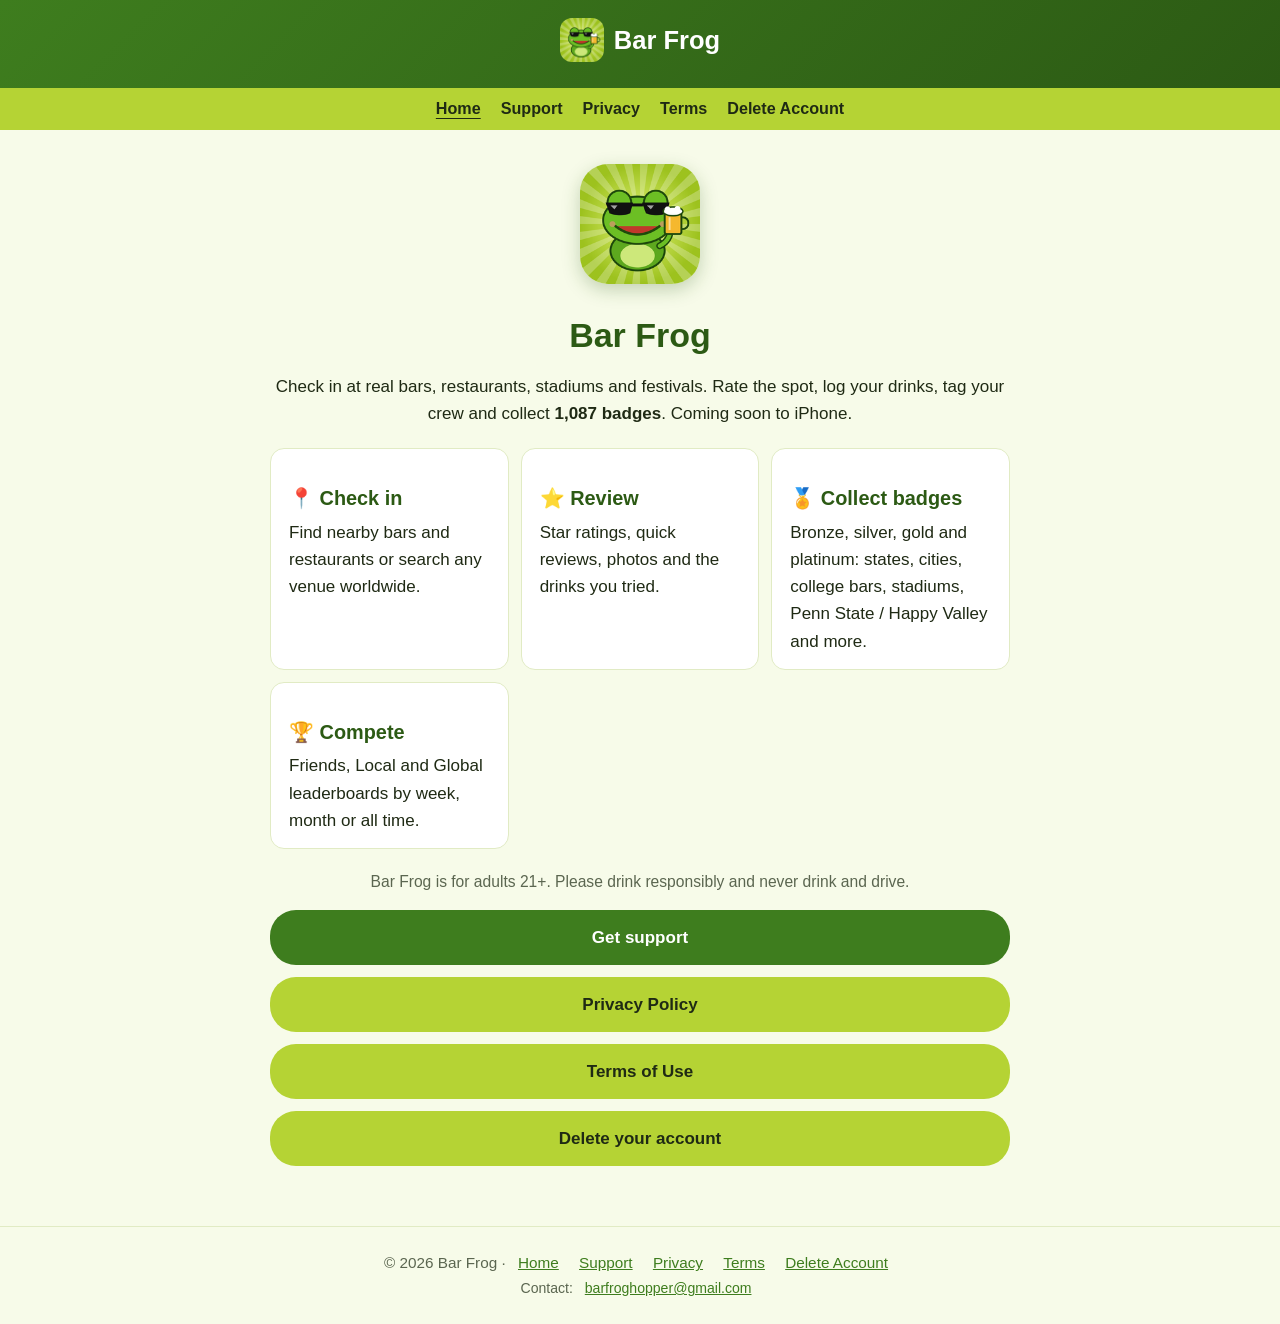
<file: index.html>
<!DOCTYPE html>
<html lang="en">
<head>
<meta charset="utf-8">
<meta name="viewport" content="width=device-width,initial-scale=1">
<title>Bar Frog: Bar Hop & Badges</title>
<meta name="description" content="Bar Frog: check in at bars, review spots, collect badges and climb the leaderboard with friends.">
<link rel="icon" href="favicon.png">
<link rel="stylesheet" href="style.css">
</head>
<body>
<header><a href="index.html"><img src="frog.png" alt="">Bar Frog</a></header>
<nav><a href="index.html" class="on">Home</a><a href="support.html">Support</a><a href="privacy.html">Privacy</a><a href="terms.html">Terms</a><a href="delete-account.html">Delete Account</a></nav>
<main>
<div class="hero"><img src="frog.png" alt="Bar Frog logo"><h1>Bar Frog</h1>
<p>Check in at real bars, restaurants, stadiums and festivals. Rate the spot, log your drinks, tag your crew and collect <strong>1,087 badges</strong>. Coming soon to iPhone.</p></div>
<div class="grid">
<div class="card"><h3>📍 Check in</h3>Find nearby bars and restaurants or search any venue worldwide.</div>
<div class="card"><h3>⭐ Review</h3>Star ratings, quick reviews, photos and the drinks you tried.</div>
<div class="card"><h3>🏅 Collect badges</h3>Bronze, silver, gold and platinum: states, cities, college bars, stadiums, Penn State / Happy Valley and more.</div>
<div class="card"><h3>🏆 Compete</h3>Friends, Local and Global leaderboards by week, month or all time.</div>
</div>
<p class="muted" style="text-align:center;margin-top:20px">Bar Frog is for adults 21+. Please drink responsibly and never drink and drive.</p>
<a class="btn" href="support.html">Get support</a>
<a class="btn lime" href="privacy.html">Privacy Policy</a>
<a class="btn lime" href="terms.html">Terms of Use</a>
<a class="btn lime" href="delete-account.html">Delete your account</a>
</main>
<footer>&copy; 2026 Bar Frog &middot; <a href="index.html">Home</a> <a href="support.html">Support</a> <a href="privacy.html">Privacy</a> <a href="terms.html">Terms</a> <a href="delete-account.html">Delete Account</a><br><span class="muted">Contact: <a href="mailto:barfroghopper@gmail.com">barfroghopper@gmail.com</a></span></footer>
</body>
</html>
</file>
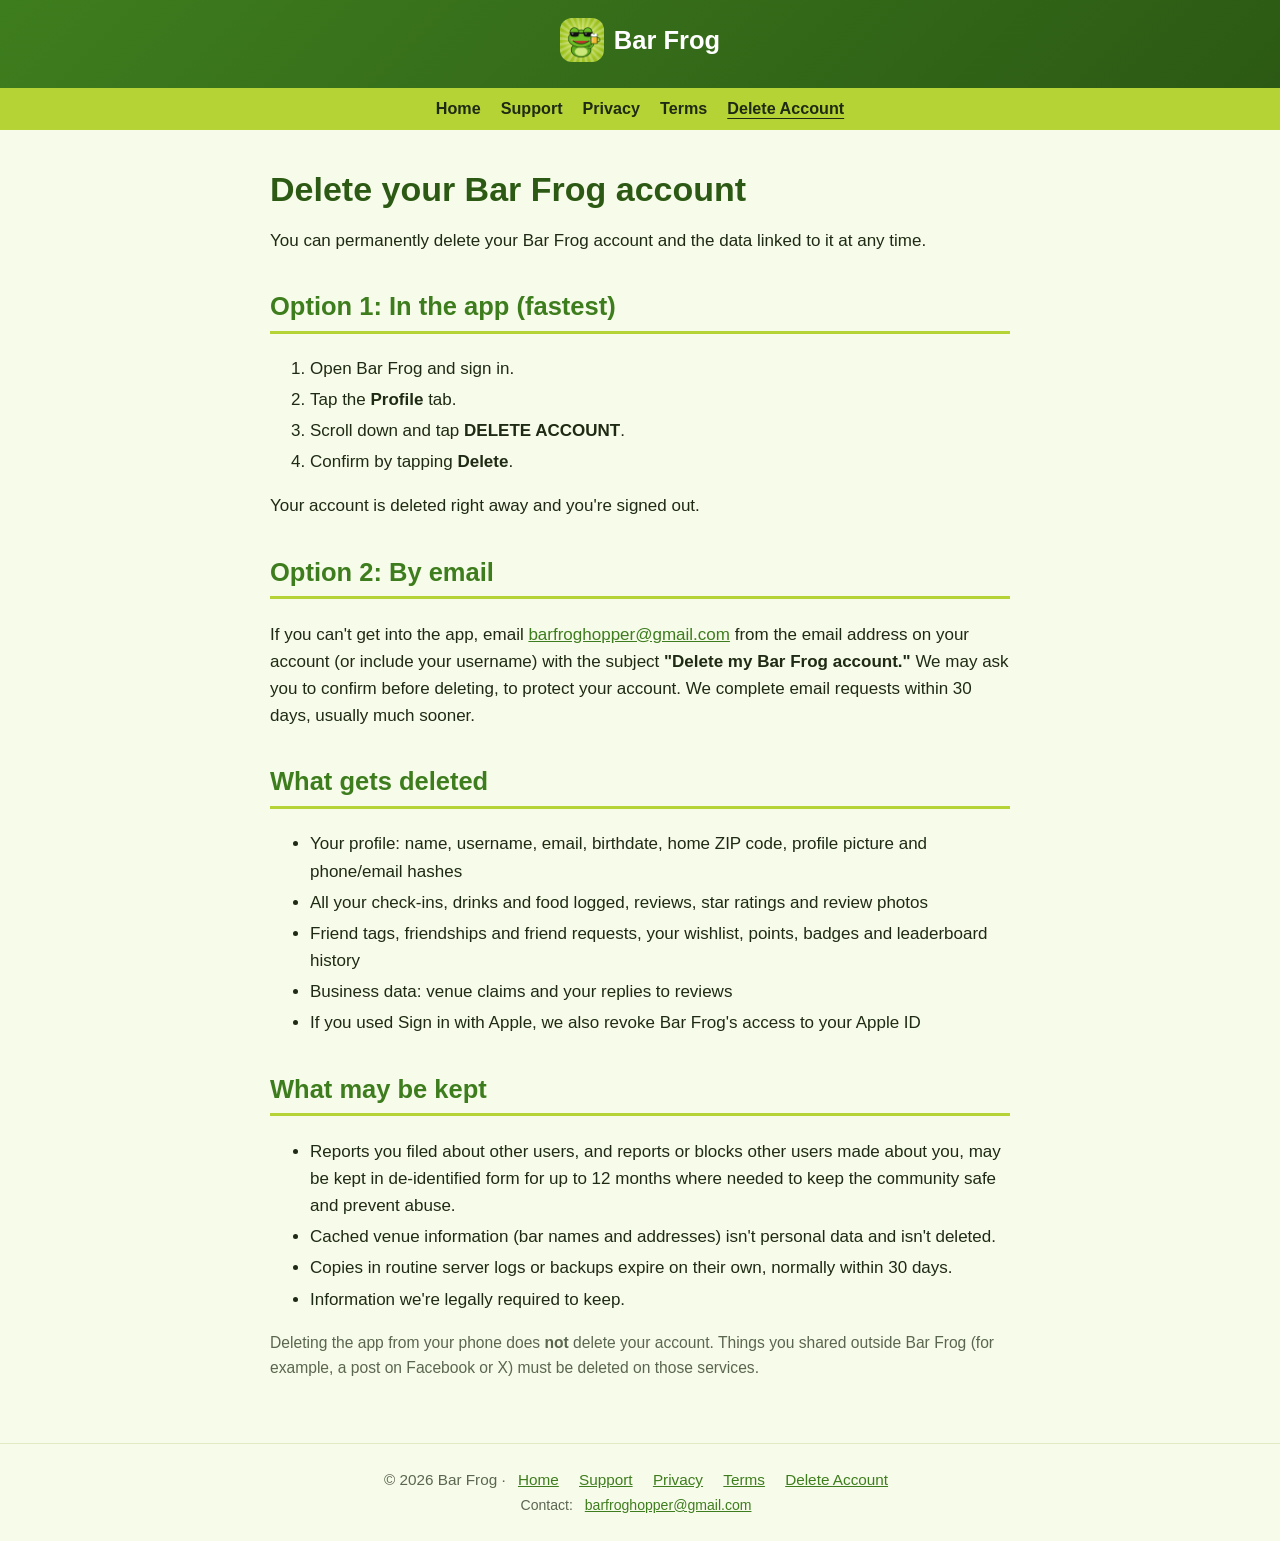
<file: delete-account.html>
<!DOCTYPE html>
<html lang="en">
<head>
<meta charset="utf-8">
<meta name="viewport" content="width=device-width,initial-scale=1">
<title>Delete your Bar Frog account</title>
<meta name="description" content="How to delete your Bar Frog account and data.">
<link rel="icon" href="favicon.png">
<link rel="stylesheet" href="style.css">
</head>
<body>
<header><a href="index.html"><img src="frog.png" alt="">Bar Frog</a></header>
<nav><a href="index.html">Home</a><a href="support.html">Support</a><a href="privacy.html">Privacy</a><a href="terms.html">Terms</a><a href="delete-account.html" class="on">Delete Account</a></nav>
<main>
<h1>Delete your Bar Frog account</h1>
<p>You can permanently delete your Bar Frog account and the data linked to it at any time.</p>

<h2>Option 1: In the app (fastest)</h2>
<ol>
<li>Open Bar Frog and sign in.</li>
<li>Tap the <strong>Profile</strong> tab.</li>
<li>Scroll down and tap <strong>DELETE ACCOUNT</strong>.</li>
<li>Confirm by tapping <strong>Delete</strong>.</li>
</ol>
<p>Your account is deleted right away and you're signed out.</p>

<h2>Option 2: By email</h2>
<p>If you can't get into the app, email <a href="mailto:barfroghopper@gmail.com?subject=Delete%20my%20Bar%20Frog%20account">barfroghopper@gmail.com</a> from the email address on your account (or include your username) with the subject <strong>"Delete my Bar Frog account."</strong> We may ask you to confirm before deleting, to protect your account. We complete email requests within 30 days, usually much sooner.</p>

<h2>What gets deleted</h2>
<ul>
<li>Your profile: name, username, email, birthdate, home ZIP code, profile picture and phone/email hashes</li>
<li>All your check-ins, drinks and food logged, reviews, star ratings and review photos</li>
<li>Friend tags, friendships and friend requests, your wishlist, points, badges and leaderboard history</li>
<li>Business data: venue claims and your replies to reviews</li>
<li>If you used Sign in with Apple, we also revoke Bar Frog's access to your Apple ID</li>
</ul>

<h2>What may be kept</h2>
<ul>
<li>Reports you filed about other users, and reports or blocks other users made about you, may be kept in de-identified form for up to 12 months where needed to keep the community safe and prevent abuse.</li>
<li>Cached venue information (bar names and addresses) isn't personal data and isn't deleted.</li>
<li>Copies in routine server logs or backups expire on their own, normally within 30 days.</li>
<li>Information we're legally required to keep.</li>
</ul>
<p class="muted">Deleting the app from your phone does <strong>not</strong> delete your account. Things you shared outside Bar Frog (for example, a post on Facebook or X) must be deleted on those services.</p>
</main>
<footer>&copy; 2026 Bar Frog &middot; <a href="index.html">Home</a> <a href="support.html">Support</a> <a href="privacy.html">Privacy</a> <a href="terms.html">Terms</a> <a href="delete-account.html">Delete Account</a><br><span class="muted">Contact: <a href="mailto:barfroghopper@gmail.com">barfroghopper@gmail.com</a></span></footer>
</body>
</html>
</file>
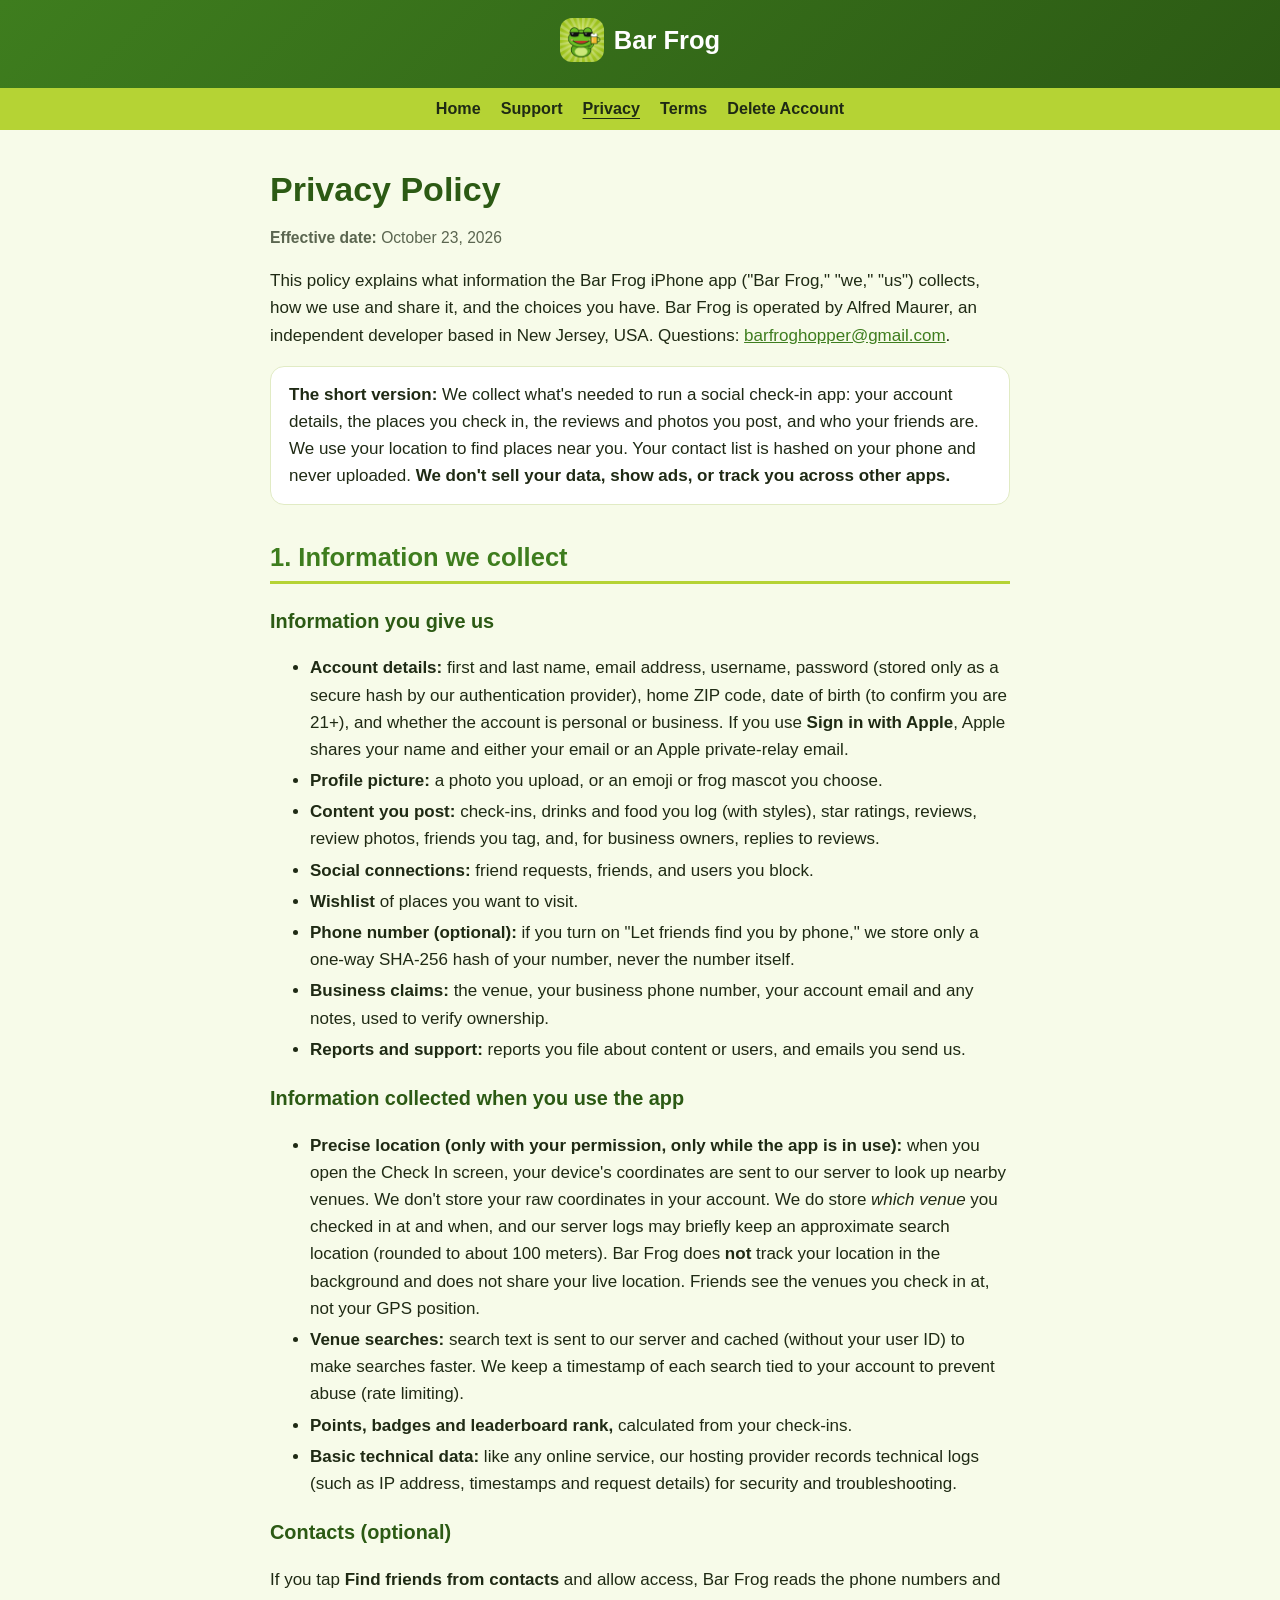
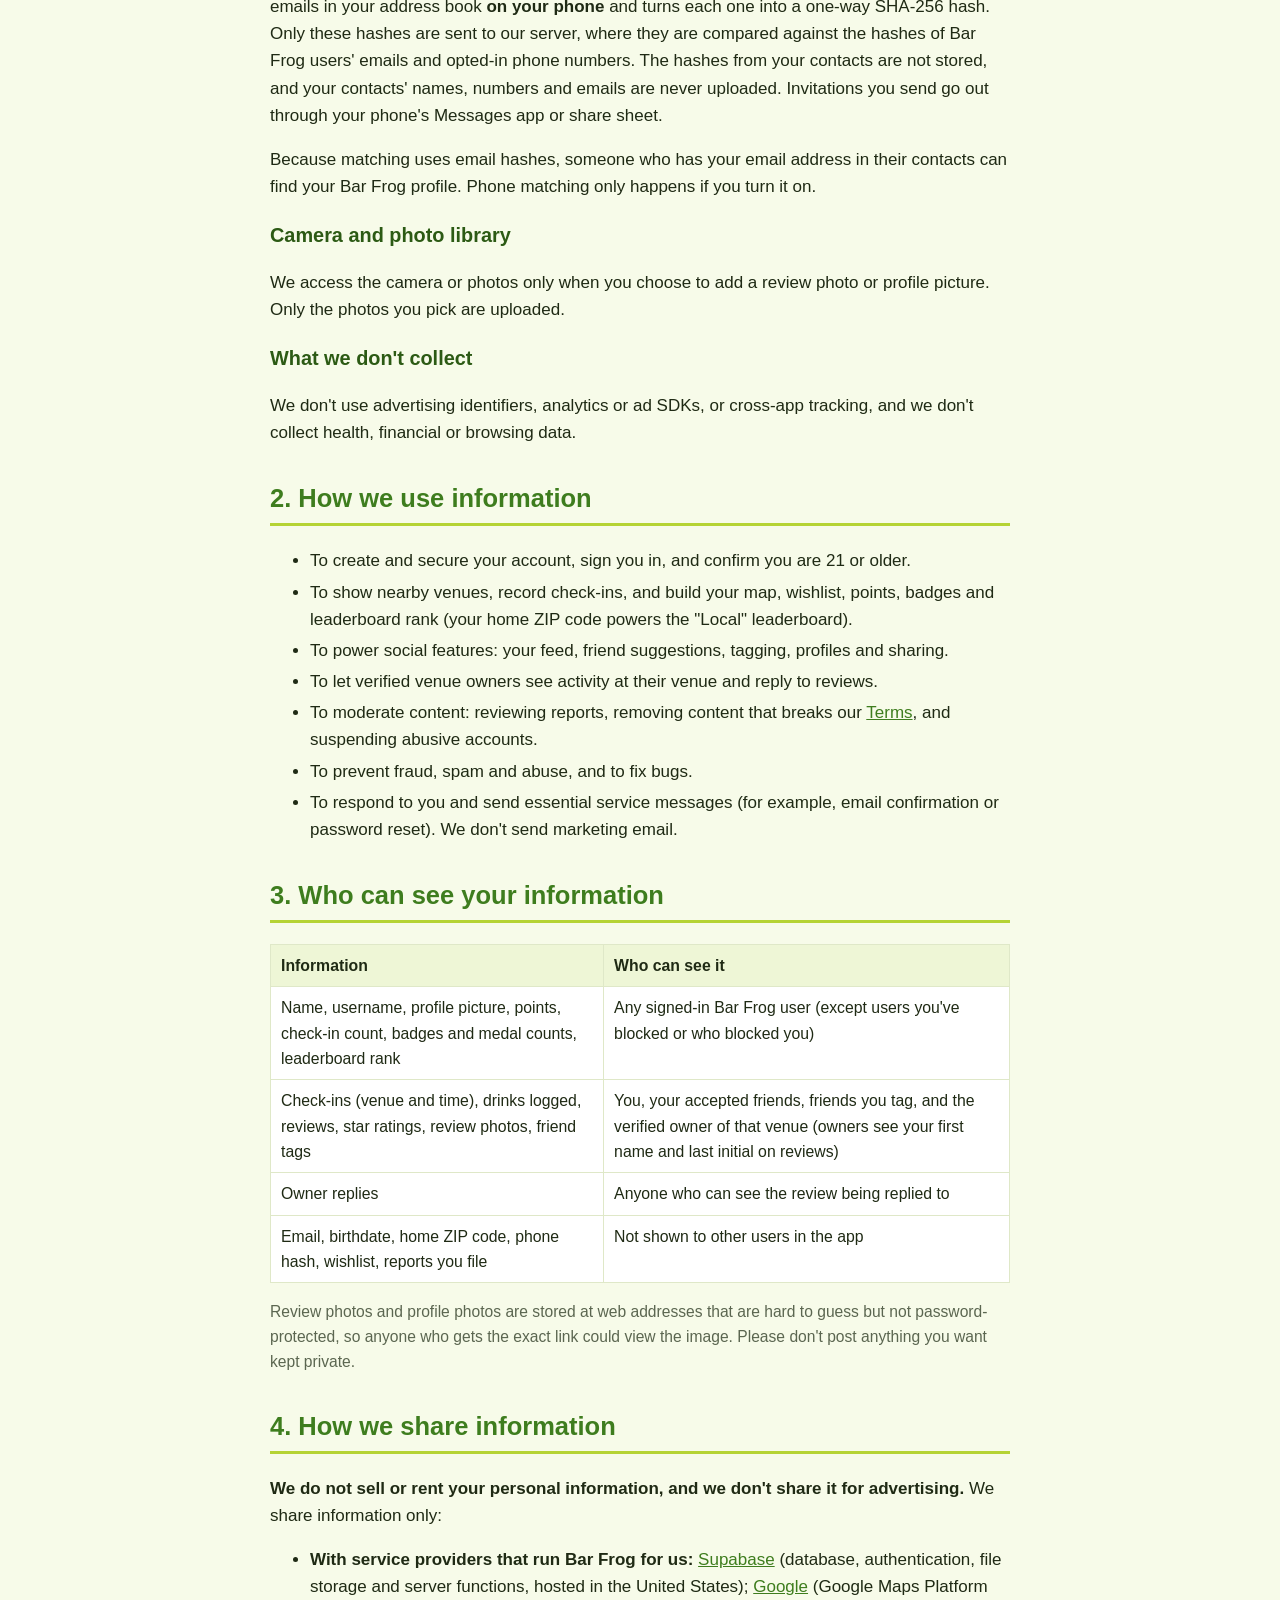
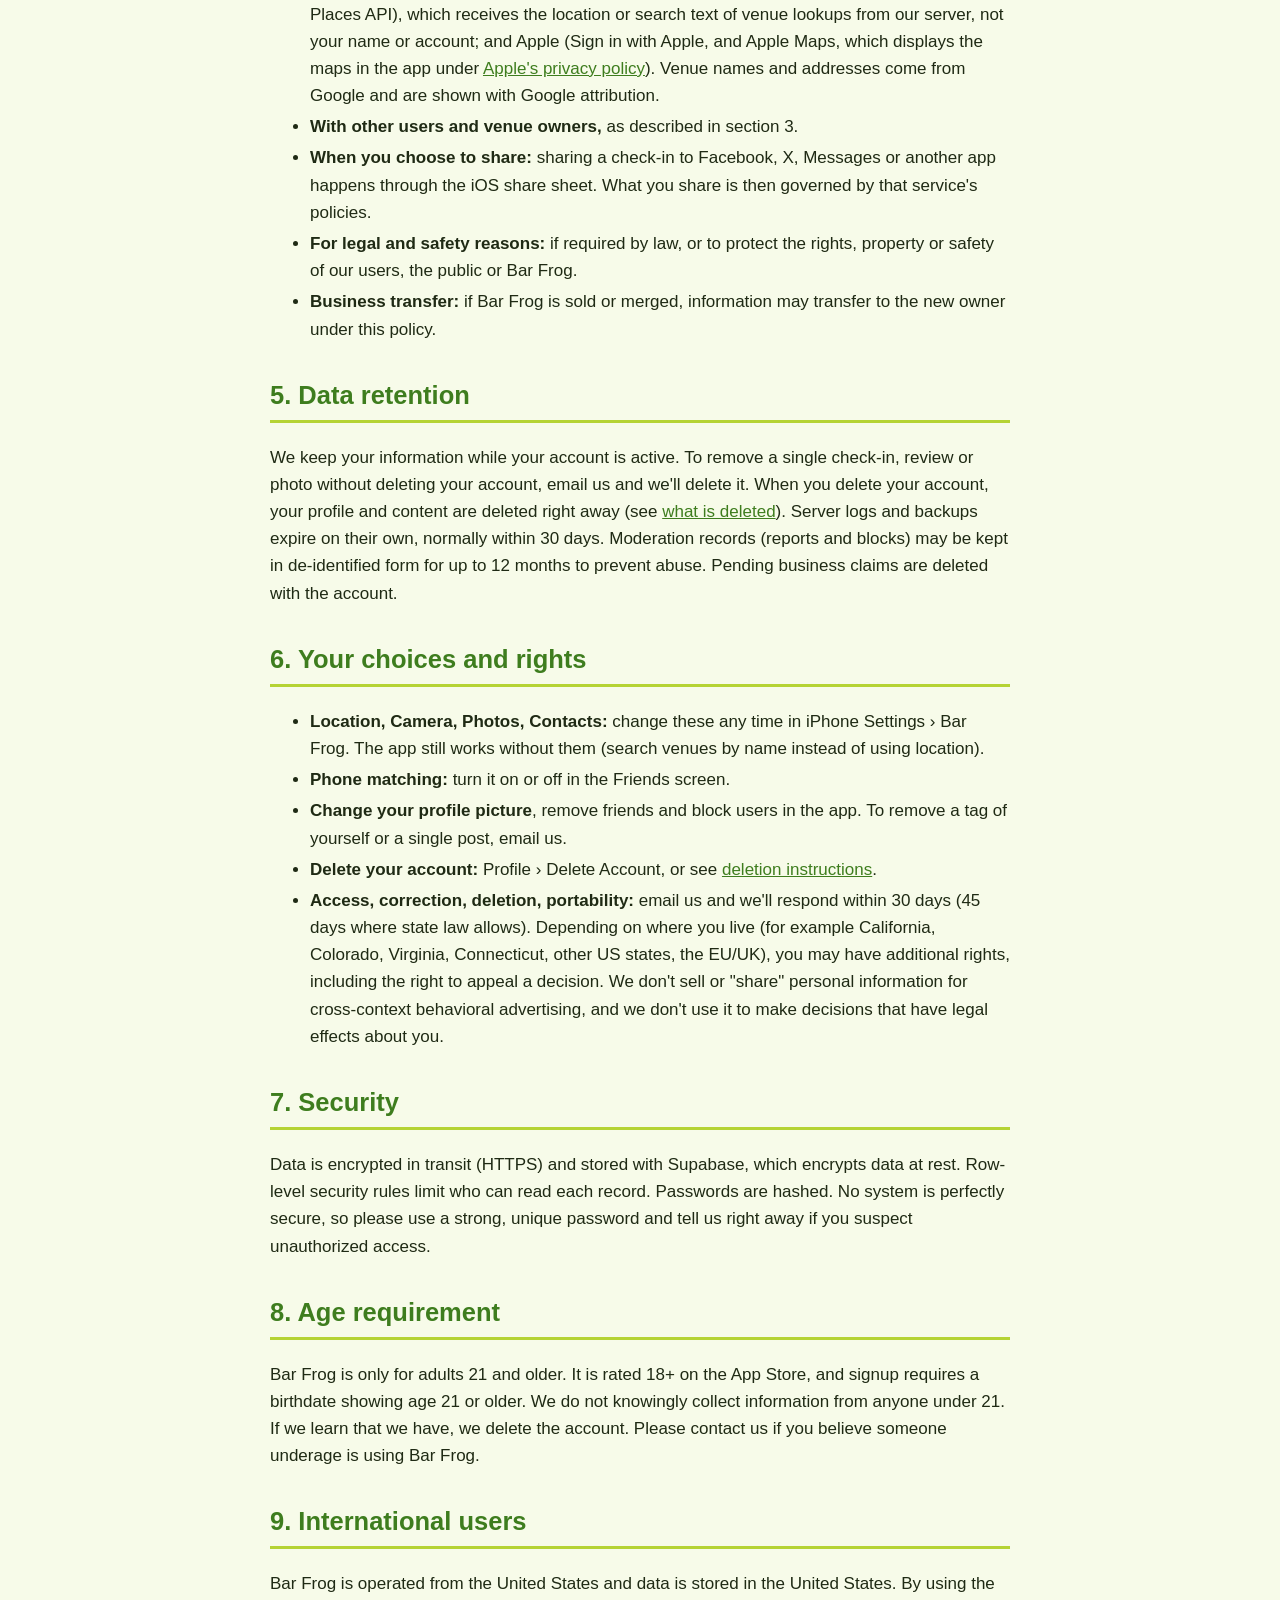
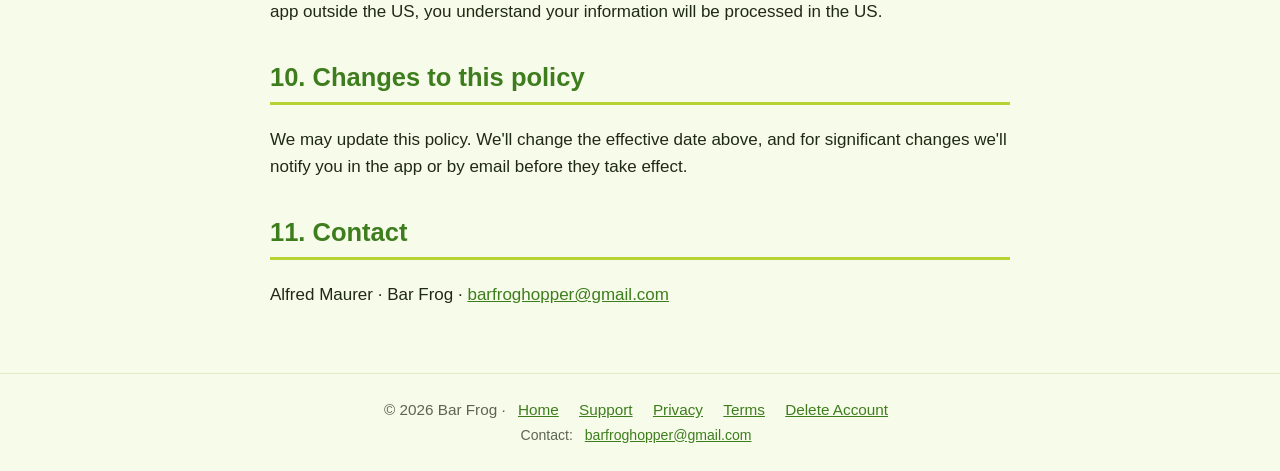
<file: privacy.html>
<!DOCTYPE html>
<html lang="en">
<head>
<meta charset="utf-8">
<meta name="viewport" content="width=device-width,initial-scale=1">
<title>Bar Frog Privacy Policy</title>
<meta name="description" content="How the Bar Frog app collects, uses and protects your information.">
<link rel="icon" href="favicon.png">
<link rel="stylesheet" href="style.css">
</head>
<body>
<header><a href="index.html"><img src="frog.png" alt="">Bar Frog</a></header>
<nav><a href="index.html">Home</a><a href="support.html">Support</a><a href="privacy.html" class="on">Privacy</a><a href="terms.html">Terms</a><a href="delete-account.html">Delete Account</a></nav>
<main>
<h1>Privacy Policy</h1>
<p class="muted"><strong>Effective date:</strong> October 23, 2026</p>
<p>This policy explains what information the Bar Frog iPhone app ("Bar Frog," "we," "us") collects, how we use and share it, and the choices you have. Bar Frog is operated by Alfred Maurer, an independent developer based in New Jersey, USA. Questions: <a href="mailto:barfroghopper@gmail.com">barfroghopper@gmail.com</a>.</p>
<div class="card"><strong>The short version:</strong> We collect what's needed to run a social check-in app: your account details, the places you check in, the reviews and photos you post, and who your friends are. We use your location to find places near you. Your contact list is hashed on your phone and never uploaded. <strong>We don't sell your data, show ads, or track you across other apps.</strong></div>

<h2>1. Information we collect</h2>
<h3>Information you give us</h3>
<ul>
<li><strong>Account details:</strong> first and last name, email address, username, password (stored only as a secure hash by our authentication provider), home ZIP code, date of birth (to confirm you are 21+), and whether the account is personal or business. If you use <strong>Sign in with Apple</strong>, Apple shares your name and either your email or an Apple private-relay email.</li>
<li><strong>Profile picture:</strong> a photo you upload, or an emoji or frog mascot you choose.</li>
<li><strong>Content you post:</strong> check-ins, drinks and food you log (with styles), star ratings, reviews, review photos, friends you tag, and, for business owners, replies to reviews.</li>
<li><strong>Social connections:</strong> friend requests, friends, and users you block.</li>
<li><strong>Wishlist</strong> of places you want to visit.</li>
<li><strong>Phone number (optional):</strong> if you turn on "Let friends find you by phone," we store only a one-way SHA-256 hash of your number, never the number itself.</li>
<li><strong>Business claims:</strong> the venue, your business phone number, your account email and any notes, used to verify ownership.</li>
<li><strong>Reports and support:</strong> reports you file about content or users, and emails you send us.</li>
</ul>
<h3>Information collected when you use the app</h3>
<ul>
<li><strong>Precise location (only with your permission, only while the app is in use):</strong> when you open the Check In screen, your device's coordinates are sent to our server to look up nearby venues. We don't store your raw coordinates in your account. We do store <em>which venue</em> you checked in at and when, and our server logs may briefly keep an approximate search location (rounded to about 100 meters). Bar Frog does <strong>not</strong> track your location in the background and does not share your live location. Friends see the venues you check in at, not your GPS position.</li>
<li><strong>Venue searches:</strong> search text is sent to our server and cached (without your user ID) to make searches faster. We keep a timestamp of each search tied to your account to prevent abuse (rate limiting).</li>
<li><strong>Points, badges and leaderboard rank,</strong> calculated from your check-ins.</li>
<li><strong>Basic technical data:</strong> like any online service, our hosting provider records technical logs (such as IP address, timestamps and request details) for security and troubleshooting.</li>
</ul>
<h3>Contacts (optional)</h3>
<p>If you tap <strong>Find friends from contacts</strong> and allow access, Bar Frog reads the phone numbers and emails in your address book <strong>on your phone</strong> and turns each one into a one-way SHA-256 hash. Only these hashes are sent to our server, where they are compared against the hashes of Bar Frog users' emails and opted-in phone numbers. The hashes from your contacts are not stored, and your contacts' names, numbers and emails are never uploaded. Invitations you send go out through your phone's Messages app or share sheet.</p>
<p>Because matching uses email hashes, someone who has your email address in their contacts can find your Bar Frog profile. Phone matching only happens if you turn it on.</p>
<h3>Camera and photo library</h3>
<p>We access the camera or photos only when you choose to add a review photo or profile picture. Only the photos you pick are uploaded.</p>
<h3>What we don't collect</h3>
<p>We don't use advertising identifiers, analytics or ad SDKs, or cross-app tracking, and we don't collect health, financial or browsing data.</p>

<h2>2. How we use information</h2>
<ul>
<li>To create and secure your account, sign you in, and confirm you are 21 or older.</li>
<li>To show nearby venues, record check-ins, and build your map, wishlist, points, badges and leaderboard rank (your home ZIP code powers the "Local" leaderboard).</li>
<li>To power social features: your feed, friend suggestions, tagging, profiles and sharing.</li>
<li>To let verified venue owners see activity at their venue and reply to reviews.</li>
<li>To moderate content: reviewing reports, removing content that breaks our <a href="terms.html">Terms</a>, and suspending abusive accounts.</li>
<li>To prevent fraud, spam and abuse, and to fix bugs.</li>
<li>To respond to you and send essential service messages (for example, email confirmation or password reset). We don't send marketing email.</li>
</ul>

<h2>3. Who can see your information</h2>
<table>
<tr><th>Information</th><th>Who can see it</th></tr>
<tr><td>Name, username, profile picture, points, check-in count, badges and medal counts, leaderboard rank</td><td>Any signed-in Bar Frog user (except users you've blocked or who blocked you)</td></tr>
<tr><td>Check-ins (venue and time), drinks logged, reviews, star ratings, review photos, friend tags</td><td>You, your accepted friends, friends you tag, and the verified owner of that venue (owners see your first name and last initial on reviews)</td></tr>
<tr><td>Owner replies</td><td>Anyone who can see the review being replied to</td></tr>
<tr><td>Email, birthdate, home ZIP code, phone hash, wishlist, reports you file</td><td>Not shown to other users in the app</td></tr>
</table>
<p class="muted">Review photos and profile photos are stored at web addresses that are hard to guess but not password-protected, so anyone who gets the exact link could view the image. Please don't post anything you want kept private.</p>

<h2>4. How we share information</h2>
<p><strong>We do not sell or rent your personal information, and we don't share it for advertising.</strong> We share information only:</p>
<ul>
<li><strong>With service providers that run Bar Frog for us:</strong> <a href="https://supabase.com/privacy">Supabase</a> (database, authentication, file storage and server functions, hosted in the United States); <a href="https://policies.google.com/privacy">Google</a> (Google Maps Platform Places API), which receives the location or search text of venue lookups from our server, not your name or account; and Apple (Sign in with Apple, and Apple Maps, which displays the maps in the app under <a href="https://www.apple.com/legal/privacy/">Apple's privacy policy</a>). Venue names and addresses come from Google and are shown with Google attribution.</li>
<li><strong>With other users and venue owners,</strong> as described in section 3.</li>
<li><strong>When you choose to share:</strong> sharing a check-in to Facebook, X, Messages or another app happens through the iOS share sheet. What you share is then governed by that service's policies.</li>
<li><strong>For legal and safety reasons:</strong> if required by law, or to protect the rights, property or safety of our users, the public or Bar Frog.</li>
<li><strong>Business transfer:</strong> if Bar Frog is sold or merged, information may transfer to the new owner under this policy.</li>
</ul>

<h2>5. Data retention</h2>
<p>We keep your information while your account is active. To remove a single check-in, review or photo without deleting your account, email us and we'll delete it. When you delete your account, your profile and content are deleted right away (see <a href="delete-account.html">what is deleted</a>). Server logs and backups expire on their own, normally within 30 days. Moderation records (reports and blocks) may be kept in de-identified form for up to 12 months to prevent abuse. Pending business claims are deleted with the account.</p>

<h2>6. Your choices and rights</h2>
<ul>
<li><strong>Location, Camera, Photos, Contacts:</strong> change these any time in iPhone Settings › Bar Frog. The app still works without them (search venues by name instead of using location).</li>
<li><strong>Phone matching:</strong> turn it on or off in the Friends screen.</li>
<li><strong>Change your profile picture</strong>, remove friends and block users in the app. To remove a tag of yourself or a single post, email us.</li>
<li><strong>Delete your account:</strong> Profile › Delete Account, or see <a href="delete-account.html">deletion instructions</a>.</li>
<li><strong>Access, correction, deletion, portability:</strong> email us and we'll respond within 30 days (45 days where state law allows). Depending on where you live (for example California, Colorado, Virginia, Connecticut, other US states, the EU/UK), you may have additional rights, including the right to appeal a decision. We don't sell or "share" personal information for cross-context behavioral advertising, and we don't use it to make decisions that have legal effects about you.</li>
</ul>

<h2>7. Security</h2>
<p>Data is encrypted in transit (HTTPS) and stored with Supabase, which encrypts data at rest. Row-level security rules limit who can read each record. Passwords are hashed. No system is perfectly secure, so please use a strong, unique password and tell us right away if you suspect unauthorized access.</p>

<h2>8. Age requirement</h2>
<p>Bar Frog is only for adults 21 and older. It is rated 18+ on the App Store, and signup requires a birthdate showing age 21 or older. We do not knowingly collect information from anyone under 21. If we learn that we have, we delete the account. Please contact us if you believe someone underage is using Bar Frog.</p>

<h2>9. International users</h2>
<p>Bar Frog is operated from the United States and data is stored in the United States. By using the app outside the US, you understand your information will be processed in the US.</p>

<h2>10. Changes to this policy</h2>
<p>We may update this policy. We'll change the effective date above, and for significant changes we'll notify you in the app or by email before they take effect.</p>

<h2>11. Contact</h2>
<p>Alfred Maurer · Bar Frog · <a href="mailto:barfroghopper@gmail.com">barfroghopper@gmail.com</a></p>
</main>
<footer>&copy; 2026 Bar Frog &middot; <a href="index.html">Home</a> <a href="support.html">Support</a> <a href="privacy.html">Privacy</a> <a href="terms.html">Terms</a> <a href="delete-account.html">Delete Account</a><br><span class="muted">Contact: <a href="mailto:barfroghopper@gmail.com">barfroghopper@gmail.com</a></span></footer>
</body>
</html>
</file>
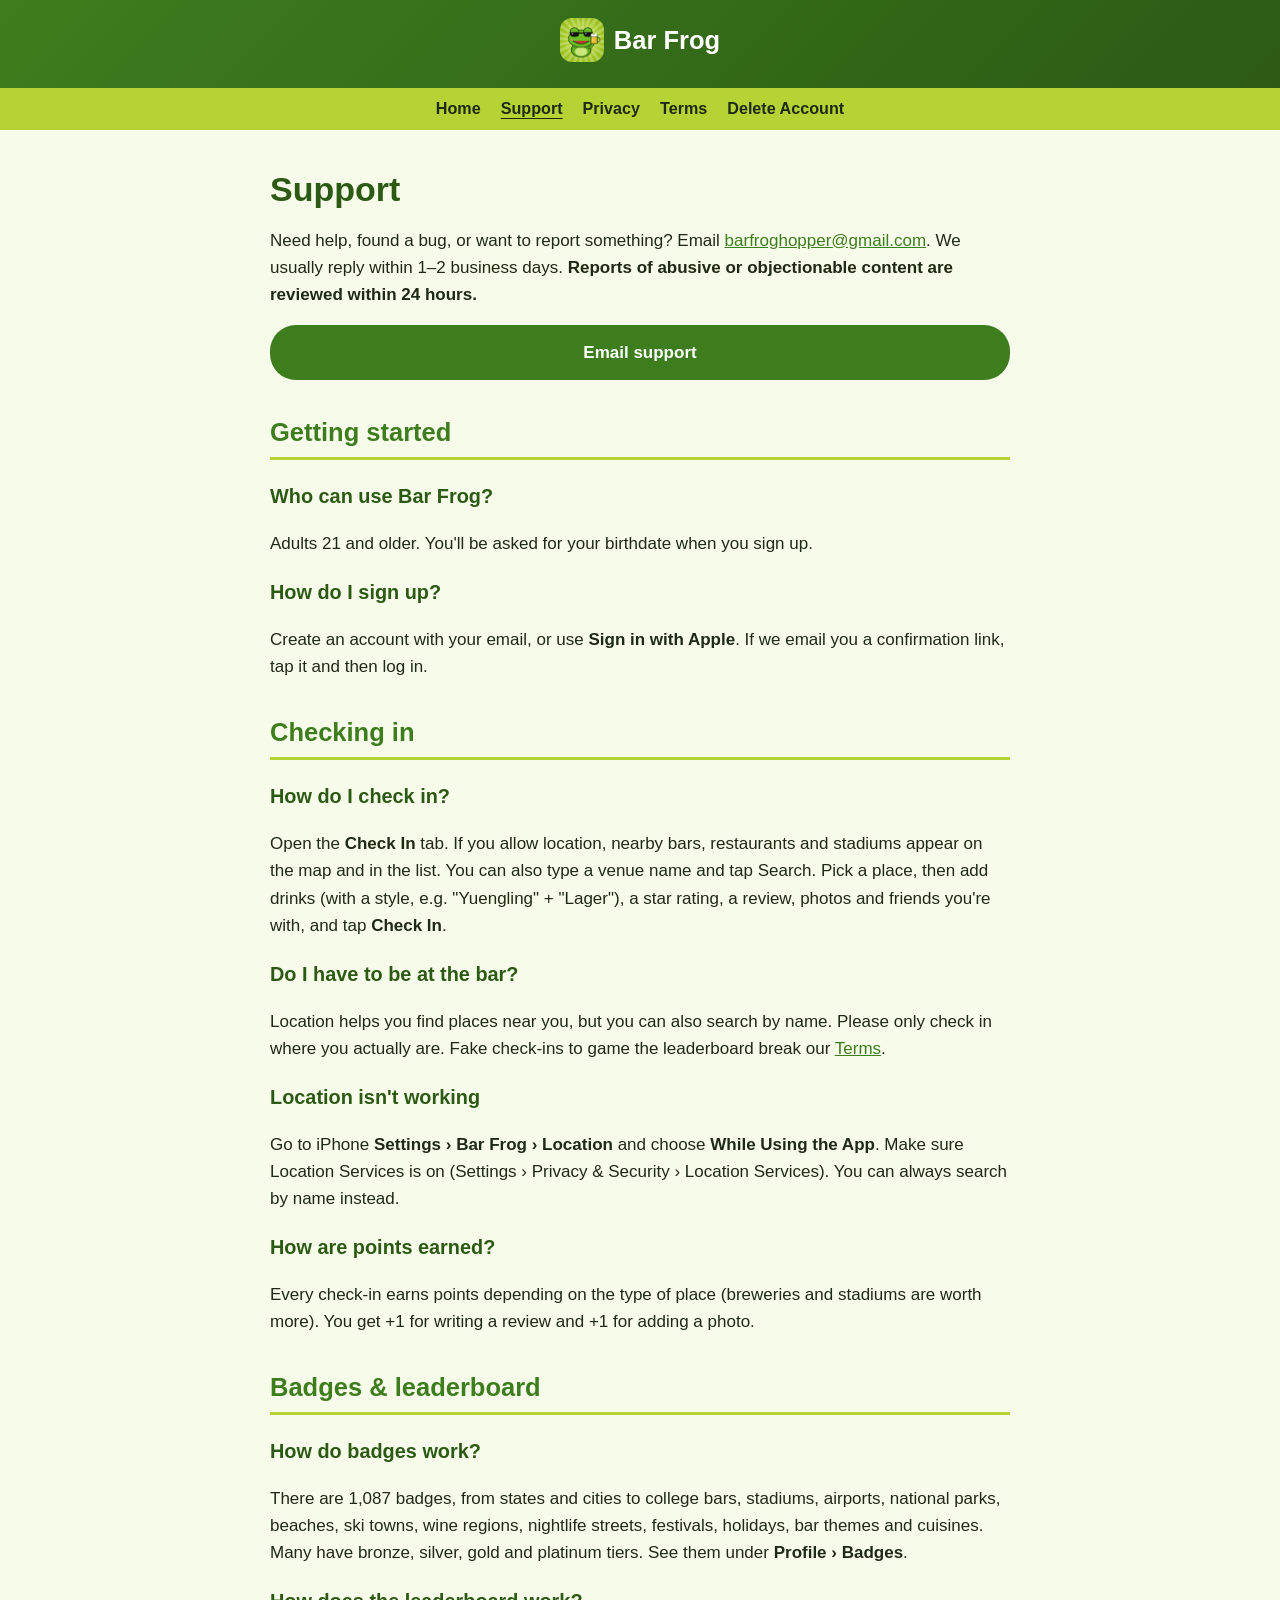
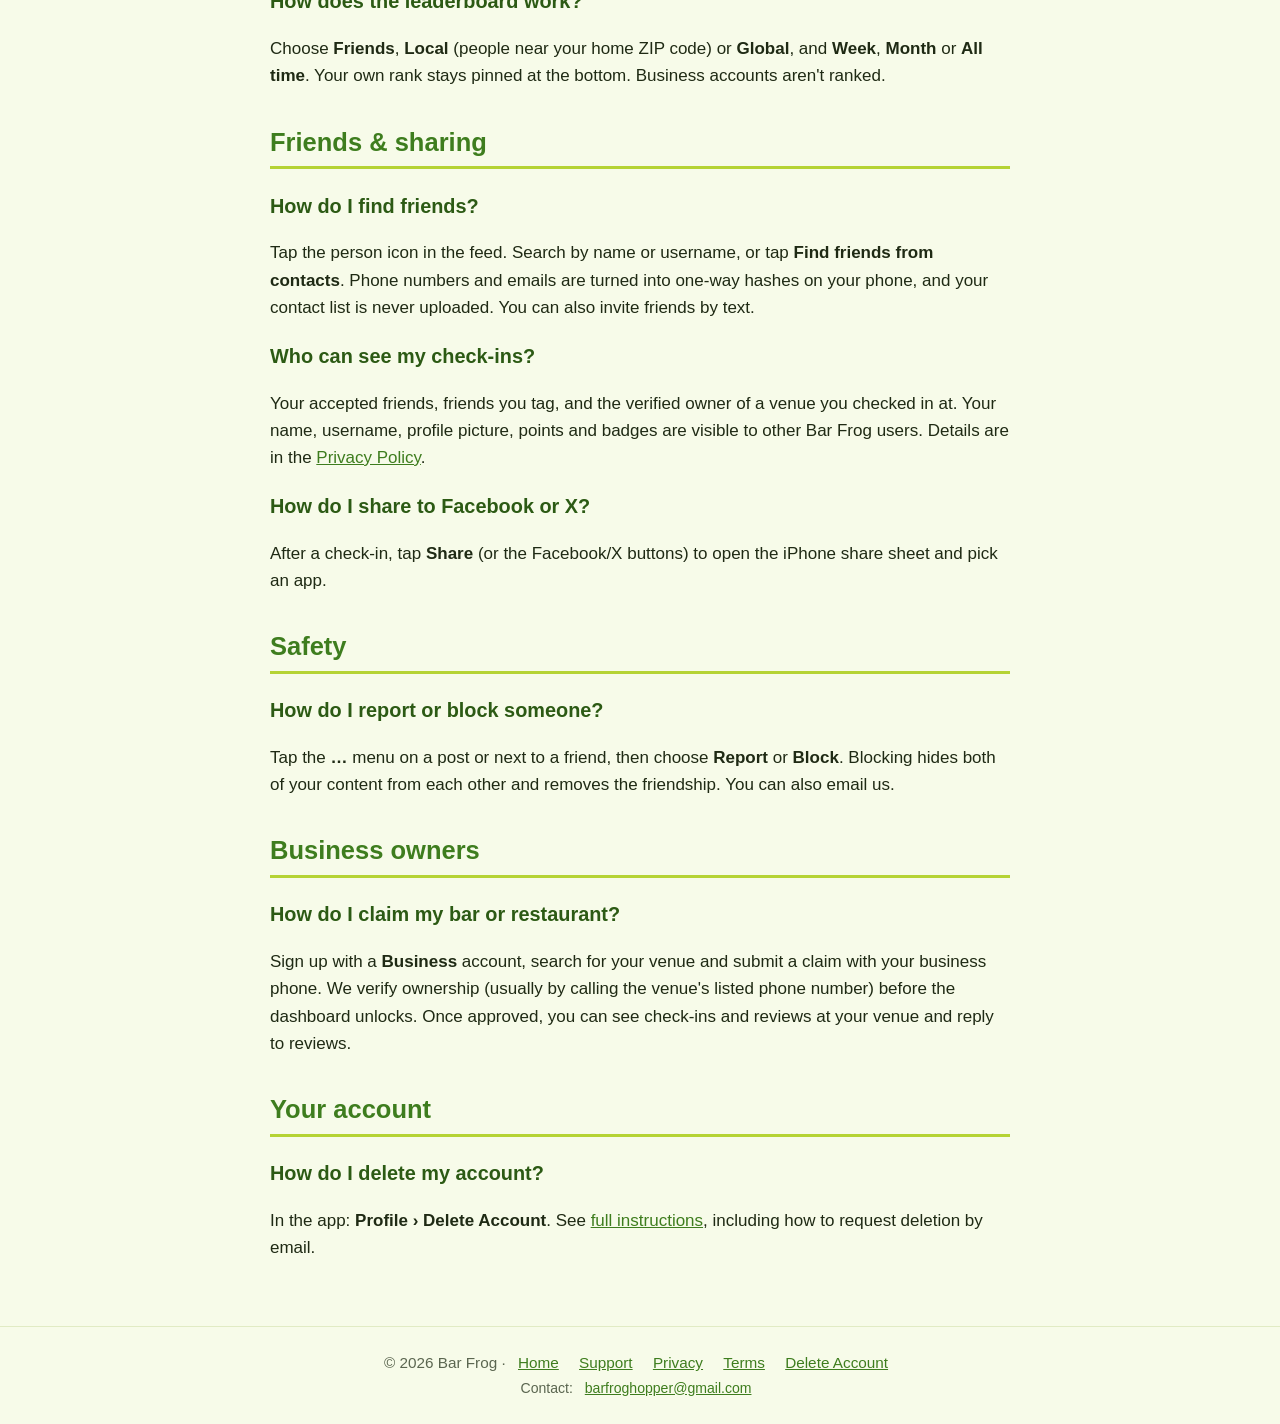
<file: support.html>
<!DOCTYPE html>
<html lang="en">
<head>
<meta charset="utf-8">
<meta name="viewport" content="width=device-width,initial-scale=1">
<title>Bar Frog Support</title>
<meta name="description" content="Bar Frog help: check-ins, badges, friends, safety, business accounts and account deletion.">
<link rel="icon" href="favicon.png">
<link rel="stylesheet" href="style.css">
</head>
<body>
<header><a href="index.html"><img src="frog.png" alt="">Bar Frog</a></header>
<nav><a href="index.html">Home</a><a href="support.html" class="on">Support</a><a href="privacy.html">Privacy</a><a href="terms.html">Terms</a><a href="delete-account.html">Delete Account</a></nav>
<main>
<h1>Support</h1>
<p>Need help, found a bug, or want to report something? Email <a href="mailto:barfroghopper@gmail.com">barfroghopper@gmail.com</a>. We usually reply within 1–2 business days. <strong>Reports of abusive or objectionable content are reviewed within 24 hours.</strong></p>
<a class="btn" href="mailto:barfroghopper@gmail.com?subject=Bar%20Frog%20support">Email support</a>

<h2>Getting started</h2>
<h3>Who can use Bar Frog?</h3><p>Adults 21 and older. You'll be asked for your birthdate when you sign up.</p>
<h3>How do I sign up?</h3><p>Create an account with your email, or use <strong>Sign in with Apple</strong>. If we email you a confirmation link, tap it and then log in.</p>

<h2>Checking in</h2>
<h3>How do I check in?</h3><p>Open the <strong>Check In</strong> tab. If you allow location, nearby bars, restaurants and stadiums appear on the map and in the list. You can also type a venue name and tap Search. Pick a place, then add drinks (with a style, e.g. "Yuengling" + "Lager"), a star rating, a review, photos and friends you're with, and tap <strong>Check In</strong>.</p>
<h3>Do I have to be at the bar?</h3><p>Location helps you find places near you, but you can also search by name. Please only check in where you actually are. Fake check-ins to game the leaderboard break our <a href="terms.html">Terms</a>.</p>
<h3>Location isn't working</h3><p>Go to iPhone <strong>Settings › Bar Frog › Location</strong> and choose <strong>While Using the App</strong>. Make sure Location Services is on (Settings › Privacy &amp; Security › Location Services). You can always search by name instead.</p>
<h3>How are points earned?</h3><p>Every check-in earns points depending on the type of place (breweries and stadiums are worth more). You get +1 for writing a review and +1 for adding a photo.</p>

<h2>Badges &amp; leaderboard</h2>
<h3>How do badges work?</h3><p>There are 1,087 badges, from states and cities to college bars, stadiums, airports, national parks, beaches, ski towns, wine regions, nightlife streets, festivals, holidays, bar themes and cuisines. Many have bronze, silver, gold and platinum tiers. See them under <strong>Profile › Badges</strong>.</p>
<h3>How does the leaderboard work?</h3><p>Choose <strong>Friends</strong>, <strong>Local</strong> (people near your home ZIP code) or <strong>Global</strong>, and <strong>Week</strong>, <strong>Month</strong> or <strong>All time</strong>. Your own rank stays pinned at the bottom. Business accounts aren't ranked.</p>

<h2>Friends &amp; sharing</h2>
<h3>How do I find friends?</h3><p>Tap the person icon in the feed. Search by name or username, or tap <strong>Find friends from contacts</strong>. Phone numbers and emails are turned into one-way hashes on your phone, and your contact list is never uploaded. You can also invite friends by text.</p>
<h3>Who can see my check-ins?</h3><p>Your accepted friends, friends you tag, and the verified owner of a venue you checked in at. Your name, username, profile picture, points and badges are visible to other Bar Frog users. Details are in the <a href="privacy.html">Privacy Policy</a>.</p>
<h3>How do I share to Facebook or X?</h3><p>After a check-in, tap <strong>Share</strong> (or the Facebook/X buttons) to open the iPhone share sheet and pick an app.</p>

<h2>Safety</h2>
<h3>How do I report or block someone?</h3><p>Tap the <strong>…</strong> menu on a post or next to a friend, then choose <strong>Report</strong> or <strong>Block</strong>. Blocking hides both of your content from each other and removes the friendship. You can also email us.</p>

<h2>Business owners</h2>
<h3>How do I claim my bar or restaurant?</h3><p>Sign up with a <strong>Business</strong> account, search for your venue and submit a claim with your business phone. We verify ownership (usually by calling the venue's listed phone number) before the dashboard unlocks. Once approved, you can see check-ins and reviews at your venue and reply to reviews.</p>

<h2>Your account</h2>
<h3>How do I delete my account?</h3><p>In the app: <strong>Profile › Delete Account</strong>. See <a href="delete-account.html">full instructions</a>, including how to request deletion by email.</p>
</main>
<footer>&copy; 2026 Bar Frog &middot; <a href="index.html">Home</a> <a href="support.html">Support</a> <a href="privacy.html">Privacy</a> <a href="terms.html">Terms</a> <a href="delete-account.html">Delete Account</a><br><span class="muted">Contact: <a href="mailto:barfroghopper@gmail.com">barfroghopper@gmail.com</a></span></footer>
</body>
</html>
</file>
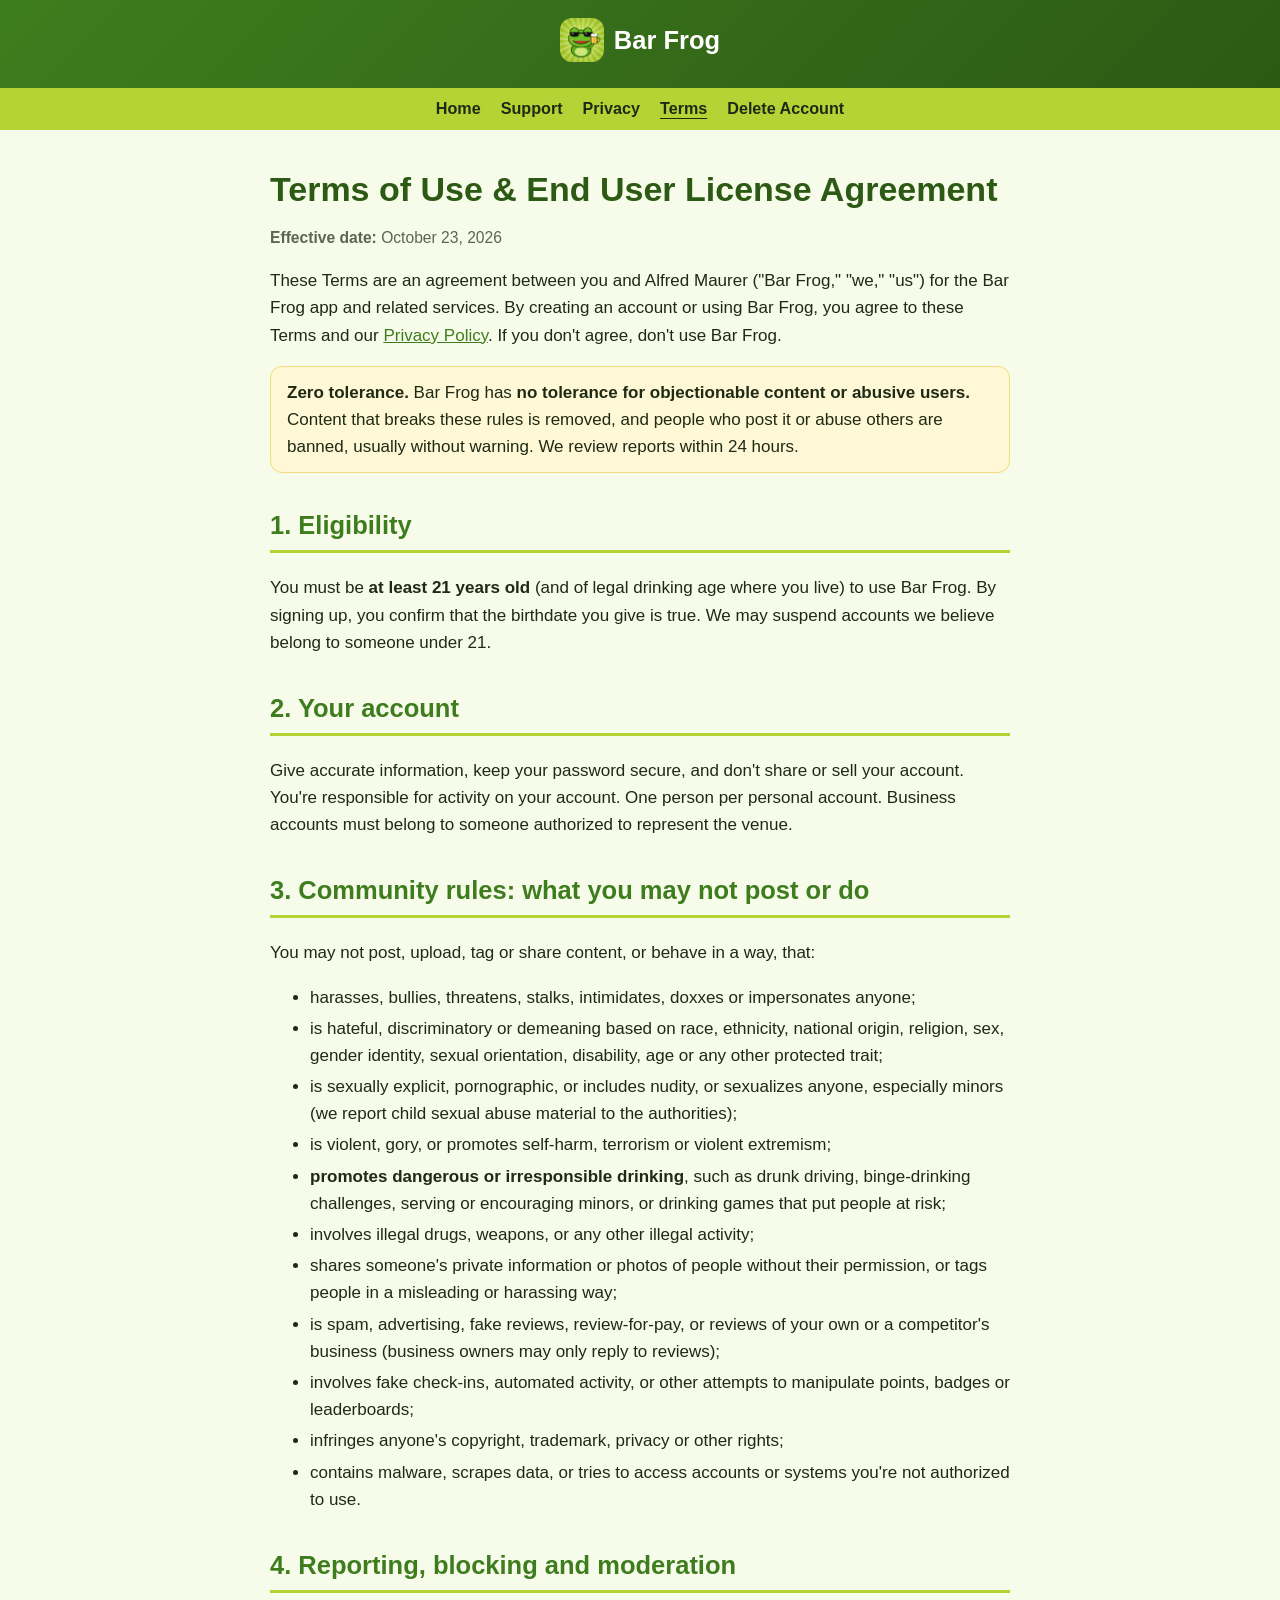
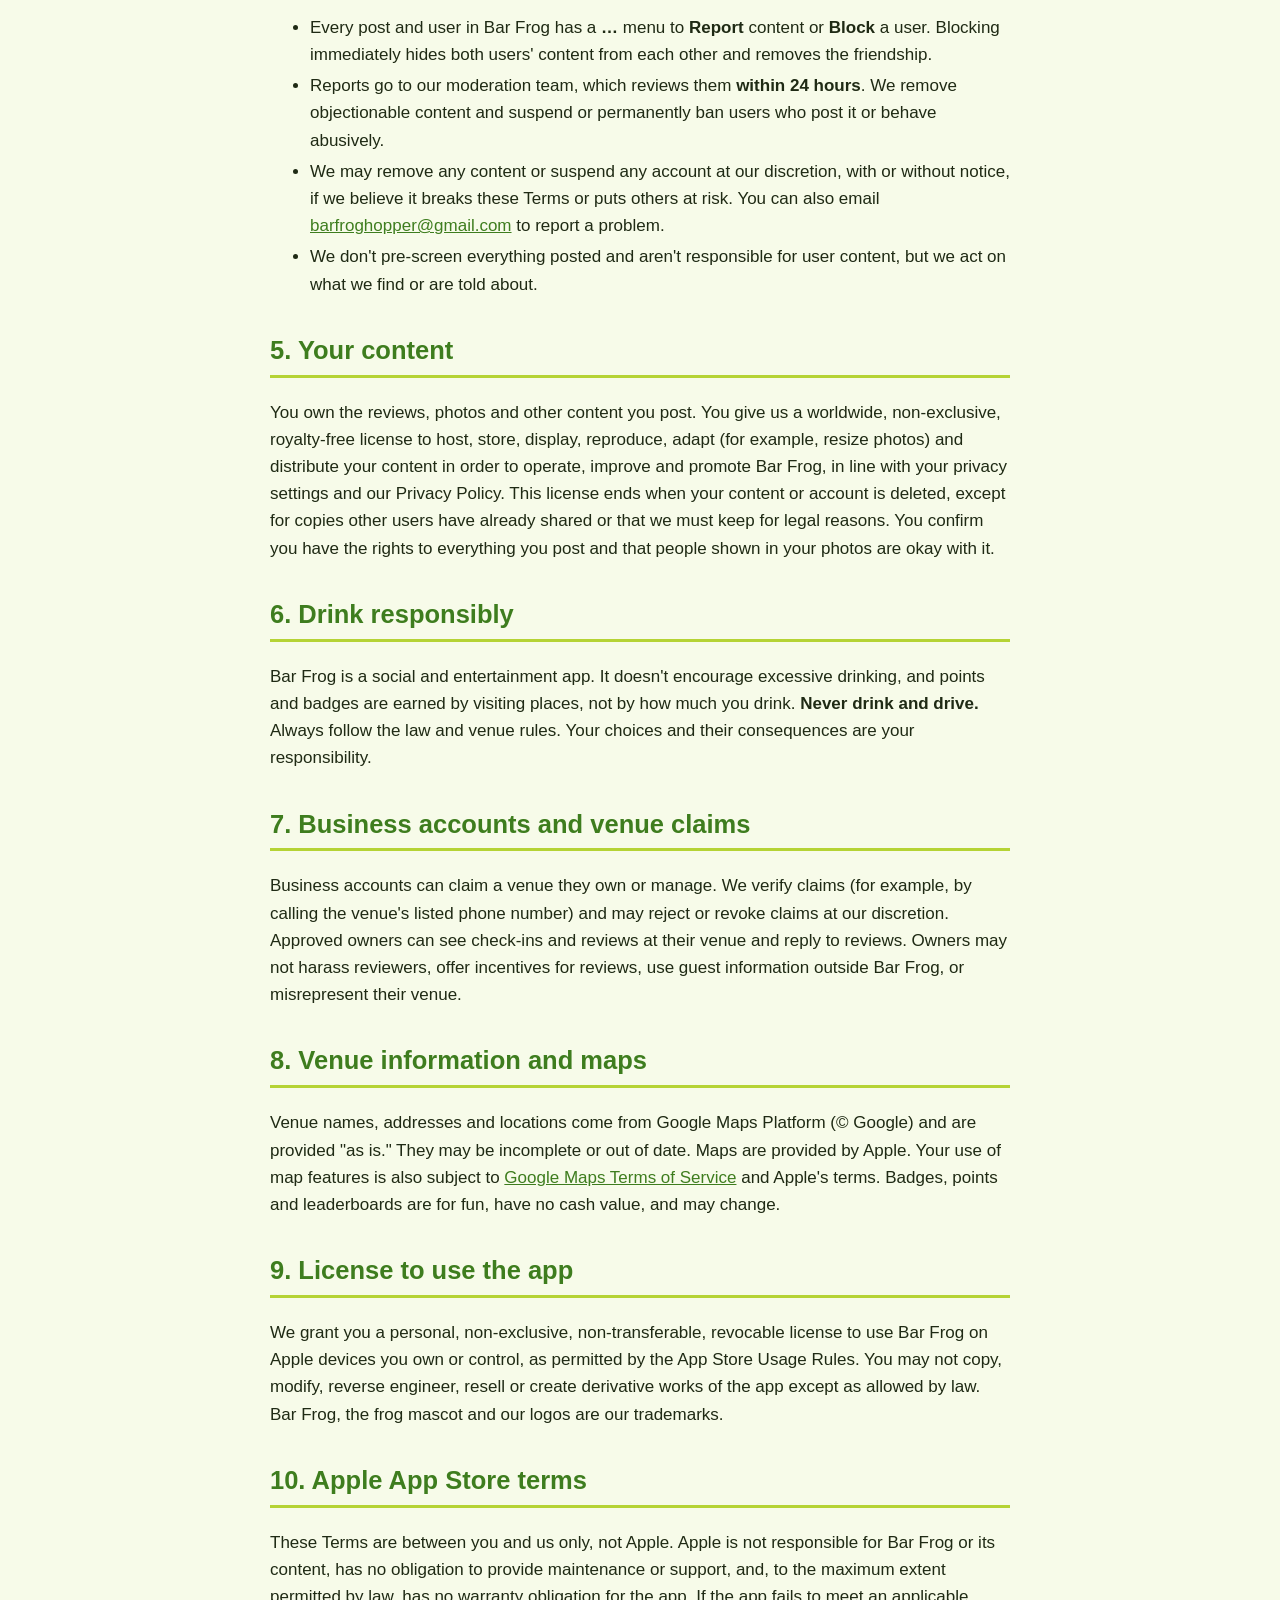
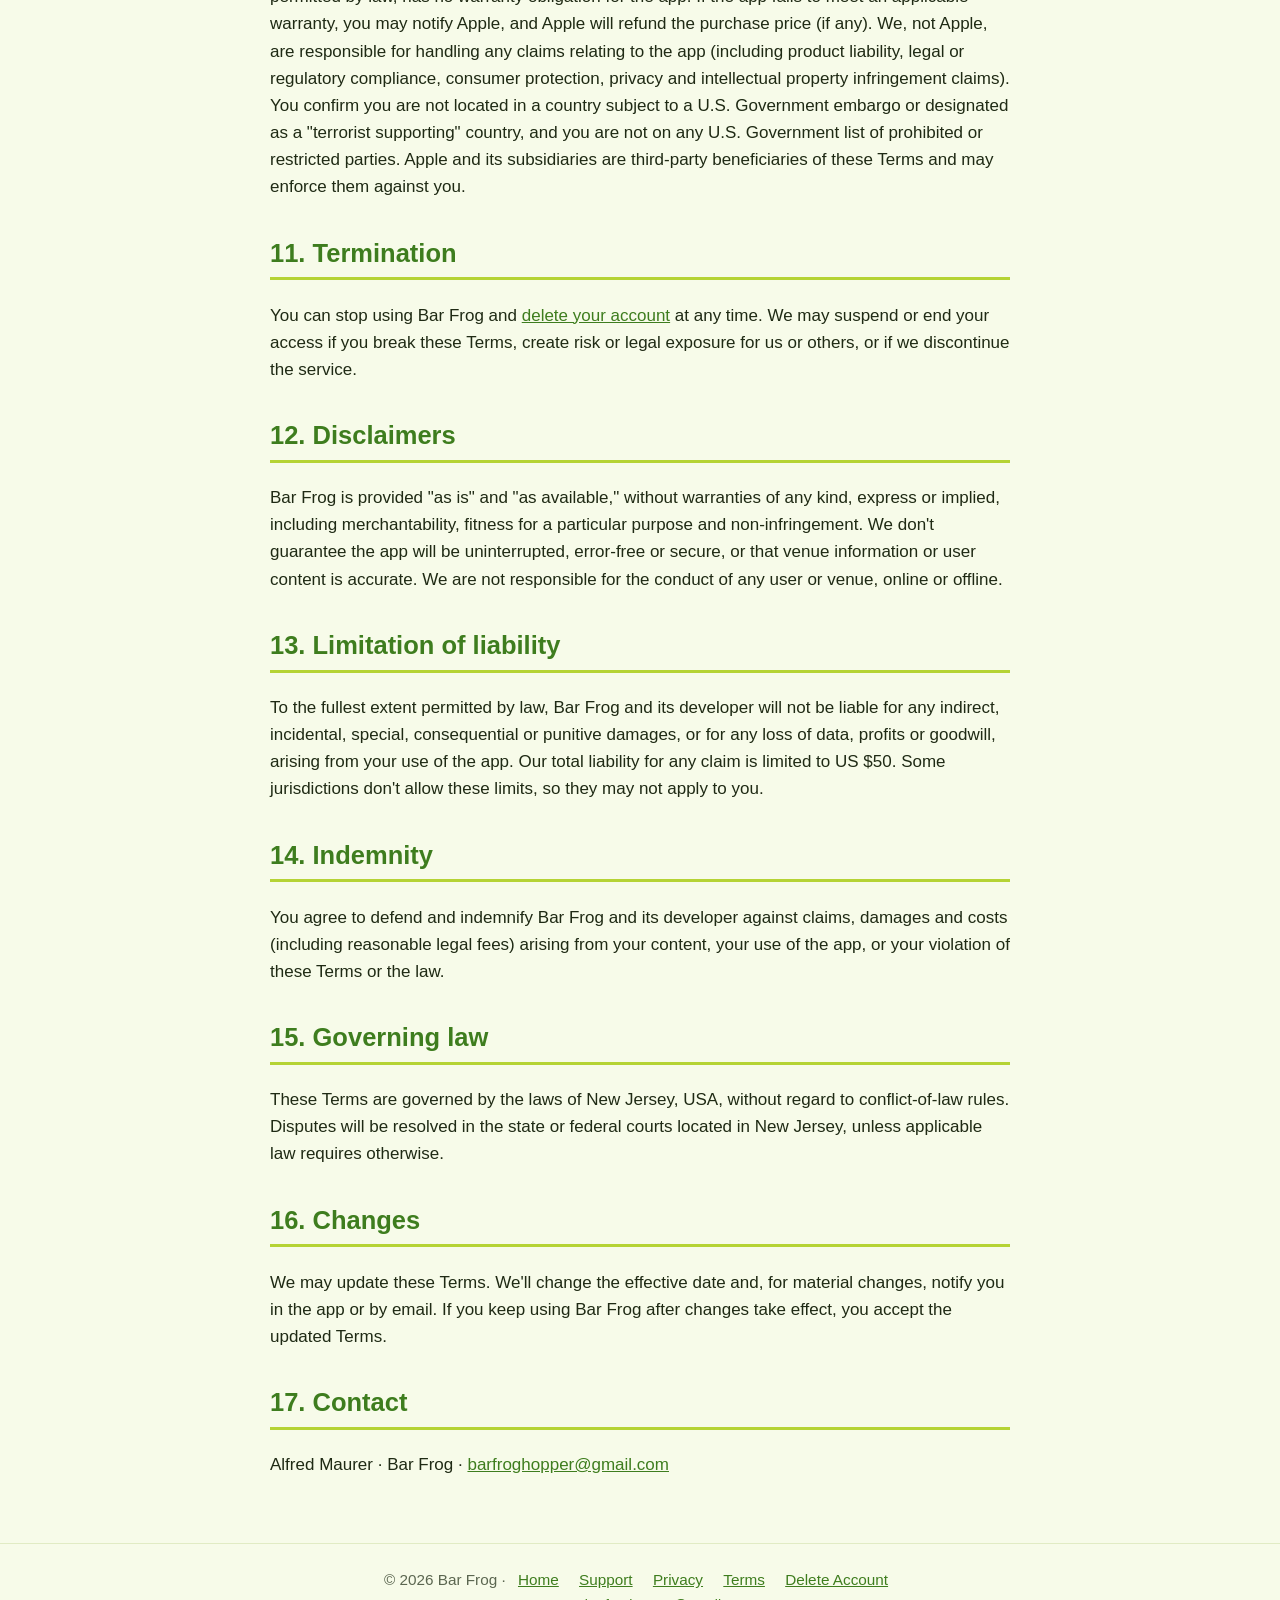
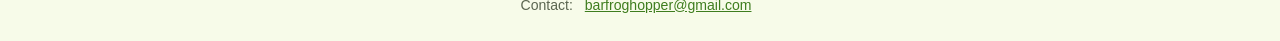
<file: terms.html>
<!DOCTYPE html>
<html lang="en">
<head>
<meta charset="utf-8">
<meta name="viewport" content="width=device-width,initial-scale=1">
<title>Bar Frog Terms of Use (EULA)</title>
<meta name="description" content="Bar Frog Terms of Use and End User License Agreement, including community rules and zero tolerance for objectionable content.">
<link rel="icon" href="favicon.png">
<link rel="stylesheet" href="style.css">
</head>
<body>
<header><a href="index.html"><img src="frog.png" alt="">Bar Frog</a></header>
<nav><a href="index.html">Home</a><a href="support.html">Support</a><a href="privacy.html">Privacy</a><a href="terms.html" class="on">Terms</a><a href="delete-account.html">Delete Account</a></nav>
<main>
<h1>Terms of Use &amp; End User License Agreement</h1>
<p class="muted"><strong>Effective date:</strong> October 23, 2026</p>
<p>These Terms are an agreement between you and Alfred Maurer ("Bar Frog," "we," "us") for the Bar Frog app and related services. By creating an account or using Bar Frog, you agree to these Terms and our <a href="privacy.html">Privacy Policy</a>. If you don't agree, don't use Bar Frog.</p>
<div class="note"><strong>Zero tolerance.</strong> Bar Frog has <strong>no tolerance for objectionable content or abusive users.</strong> Content that breaks these rules is removed, and people who post it or abuse others are banned, usually without warning. We review reports within 24 hours.</div>

<h2>1. Eligibility</h2>
<p>You must be <strong>at least 21 years old</strong> (and of legal drinking age where you live) to use Bar Frog. By signing up, you confirm that the birthdate you give is true. We may suspend accounts we believe belong to someone under 21.</p>

<h2>2. Your account</h2>
<p>Give accurate information, keep your password secure, and don't share or sell your account. You're responsible for activity on your account. One person per personal account. Business accounts must belong to someone authorized to represent the venue.</p>

<h2>3. Community rules: what you may not post or do</h2>
<p>You may not post, upload, tag or share content, or behave in a way, that:</p>
<ul>
<li>harasses, bullies, threatens, stalks, intimidates, doxxes or impersonates anyone;</li>
<li>is hateful, discriminatory or demeaning based on race, ethnicity, national origin, religion, sex, gender identity, sexual orientation, disability, age or any other protected trait;</li>
<li>is sexually explicit, pornographic, or includes nudity, or sexualizes anyone, especially minors (we report child sexual abuse material to the authorities);</li>
<li>is violent, gory, or promotes self-harm, terrorism or violent extremism;</li>
<li><strong>promotes dangerous or irresponsible drinking</strong>, such as drunk driving, binge-drinking challenges, serving or encouraging minors, or drinking games that put people at risk;</li>
<li>involves illegal drugs, weapons, or any other illegal activity;</li>
<li>shares someone's private information or photos of people without their permission, or tags people in a misleading or harassing way;</li>
<li>is spam, advertising, fake reviews, review-for-pay, or reviews of your own or a competitor's business (business owners may only reply to reviews);</li>
<li>involves fake check-ins, automated activity, or other attempts to manipulate points, badges or leaderboards;</li>
<li>infringes anyone's copyright, trademark, privacy or other rights;</li>
<li>contains malware, scrapes data, or tries to access accounts or systems you're not authorized to use.</li>
</ul>

<h2>4. Reporting, blocking and moderation</h2>
<ul>
<li>Every post and user in Bar Frog has a <strong>…</strong> menu to <strong>Report</strong> content or <strong>Block</strong> a user. Blocking immediately hides both users' content from each other and removes the friendship.</li>
<li>Reports go to our moderation team, which reviews them <strong>within 24 hours</strong>. We remove objectionable content and suspend or permanently ban users who post it or behave abusively.</li>
<li>We may remove any content or suspend any account at our discretion, with or without notice, if we believe it breaks these Terms or puts others at risk. You can also email <a href="mailto:barfroghopper@gmail.com">barfroghopper@gmail.com</a> to report a problem.</li>
<li>We don't pre-screen everything posted and aren't responsible for user content, but we act on what we find or are told about.</li>
</ul>

<h2>5. Your content</h2>
<p>You own the reviews, photos and other content you post. You give us a worldwide, non-exclusive, royalty-free license to host, store, display, reproduce, adapt (for example, resize photos) and distribute your content in order to operate, improve and promote Bar Frog, in line with your privacy settings and our Privacy Policy. This license ends when your content or account is deleted, except for copies other users have already shared or that we must keep for legal reasons. You confirm you have the rights to everything you post and that people shown in your photos are okay with it.</p>

<h2>6. Drink responsibly</h2>
<p>Bar Frog is a social and entertainment app. It doesn't encourage excessive drinking, and points and badges are earned by visiting places, not by how much you drink. <strong>Never drink and drive.</strong> Always follow the law and venue rules. Your choices and their consequences are your responsibility.</p>

<h2>7. Business accounts and venue claims</h2>
<p>Business accounts can claim a venue they own or manage. We verify claims (for example, by calling the venue's listed phone number) and may reject or revoke claims at our discretion. Approved owners can see check-ins and reviews at their venue and reply to reviews. Owners may not harass reviewers, offer incentives for reviews, use guest information outside Bar Frog, or misrepresent their venue.</p>

<h2>8. Venue information and maps</h2>
<p>Venue names, addresses and locations come from Google Maps Platform (© Google) and are provided "as is." They may be incomplete or out of date. Maps are provided by Apple. Your use of map features is also subject to <a href="https://maps.google.com/help/terms_maps/">Google Maps Terms of Service</a> and Apple's terms. Badges, points and leaderboards are for fun, have no cash value, and may change.</p>

<h2>9. License to use the app</h2>
<p>We grant you a personal, non-exclusive, non-transferable, revocable license to use Bar Frog on Apple devices you own or control, as permitted by the App Store Usage Rules. You may not copy, modify, reverse engineer, resell or create derivative works of the app except as allowed by law. Bar Frog, the frog mascot and our logos are our trademarks.</p>

<h2>10. Apple App Store terms</h2>
<p>These Terms are between you and us only, not Apple. Apple is not responsible for Bar Frog or its content, has no obligation to provide maintenance or support, and, to the maximum extent permitted by law, has no warranty obligation for the app. If the app fails to meet an applicable warranty, you may notify Apple, and Apple will refund the purchase price (if any). We, not Apple, are responsible for handling any claims relating to the app (including product liability, legal or regulatory compliance, consumer protection, privacy and intellectual property infringement claims). You confirm you are not located in a country subject to a U.S. Government embargo or designated as a "terrorist supporting" country, and you are not on any U.S. Government list of prohibited or restricted parties. Apple and its subsidiaries are third-party beneficiaries of these Terms and may enforce them against you.</p>

<h2>11. Termination</h2>
<p>You can stop using Bar Frog and <a href="delete-account.html">delete your account</a> at any time. We may suspend or end your access if you break these Terms, create risk or legal exposure for us or others, or if we discontinue the service.</p>

<h2>12. Disclaimers</h2>
<p>Bar Frog is provided "as is" and "as available," without warranties of any kind, express or implied, including merchantability, fitness for a particular purpose and non-infringement. We don't guarantee the app will be uninterrupted, error-free or secure, or that venue information or user content is accurate. We are not responsible for the conduct of any user or venue, online or offline.</p>

<h2>13. Limitation of liability</h2>
<p>To the fullest extent permitted by law, Bar Frog and its developer will not be liable for any indirect, incidental, special, consequential or punitive damages, or for any loss of data, profits or goodwill, arising from your use of the app. Our total liability for any claim is limited to US $50. Some jurisdictions don't allow these limits, so they may not apply to you.</p>

<h2>14. Indemnity</h2>
<p>You agree to defend and indemnify Bar Frog and its developer against claims, damages and costs (including reasonable legal fees) arising from your content, your use of the app, or your violation of these Terms or the law.</p>

<h2>15. Governing law</h2>
<p>These Terms are governed by the laws of New Jersey, USA, without regard to conflict-of-law rules. Disputes will be resolved in the state or federal courts located in New Jersey, unless applicable law requires otherwise.</p>

<h2>16. Changes</h2>
<p>We may update these Terms. We'll change the effective date and, for material changes, notify you in the app or by email. If you keep using Bar Frog after changes take effect, you accept the updated Terms.</p>

<h2>17. Contact</h2>
<p>Alfred Maurer · Bar Frog · <a href="mailto:barfroghopper@gmail.com">barfroghopper@gmail.com</a></p>
</main>
<footer>&copy; 2026 Bar Frog &middot; <a href="index.html">Home</a> <a href="support.html">Support</a> <a href="privacy.html">Privacy</a> <a href="terms.html">Terms</a> <a href="delete-account.html">Delete Account</a><br><span class="muted">Contact: <a href="mailto:barfroghopper@gmail.com">barfroghopper@gmail.com</a></span></footer>
</body>
</html>
</file>
<file: style.css>
*{box-sizing:border-box}
body{margin:0;font-family:-apple-system,BlinkMacSystemFont,"Segoe UI",Roboto,Helvetica,Arial,sans-serif;color:#1f2a14;background:#f7fbe9;line-height:1.6;font-size:17px}
header{background:linear-gradient(135deg,#3E7D1E,#2C5A14);padding:18px 16px;text-align:center}
header a{color:#fff;text-decoration:none;font-weight:800;font-size:1.5em;display:inline-flex;align-items:center;gap:10px}
header img{width:44px;height:44px;border-radius:12px;background:#B5D334}
nav{background:#B5D334;text-align:center;padding:8px 6px;font-weight:600;font-size:.95em}
nav a{color:#1f2a14;text-decoration:none;margin:0 10px;white-space:nowrap}
nav a.on{text-decoration:underline;text-underline-offset:4px}
main{max-width:780px;margin:0 auto;padding:16px 20px 48px}
h1{color:#2C5A14;margin-bottom:4px;line-height:1.2}
h2{color:#3E7D1E;border-bottom:3px solid #B5D334;padding-bottom:4px;margin-top:32px}
h3{color:#2C5A14;margin-bottom:4px}
a{color:#3E7D1E}
.muted{color:#5b6650;font-size:.92em}
.card{background:#fff;border:1px solid #e1ebc4;border-radius:14px;padding:14px 18px;margin:14px 0}
.note{background:#fff8d6;border:1px solid #f0dc7a;border-radius:12px;padding:12px 16px;margin:14px 0}
.btn{display:block;background:#3E7D1E;color:#fff;padding:14px;border-radius:26px;text-align:center;font-weight:700;text-decoration:none;margin:12px 0}
.btn.lime{background:#B5D334;color:#1f2a14}
.hero{text-align:center;padding:18px 0 4px}
.hero img{width:120px;height:120px;border-radius:28px;box-shadow:0 6px 18px rgba(44,90,20,.25)}
.grid{display:grid;grid-template-columns:repeat(auto-fit,minmax(210px,1fr));gap:12px}
.grid .card{margin:0}
table{border-collapse:collapse;width:100%;background:#fff;font-size:.93em}
th,td{border:1px solid #dfe8c8;padding:8px 10px;text-align:left;vertical-align:top}
th{background:#eef6d6}
ol li,ul li{margin:4px 0}
footer{text-align:center;font-size:.9em;padding:24px 16px;color:#5b6650;border-top:1px solid #e1ebc4}
footer a{margin:0 8px}
</file>
